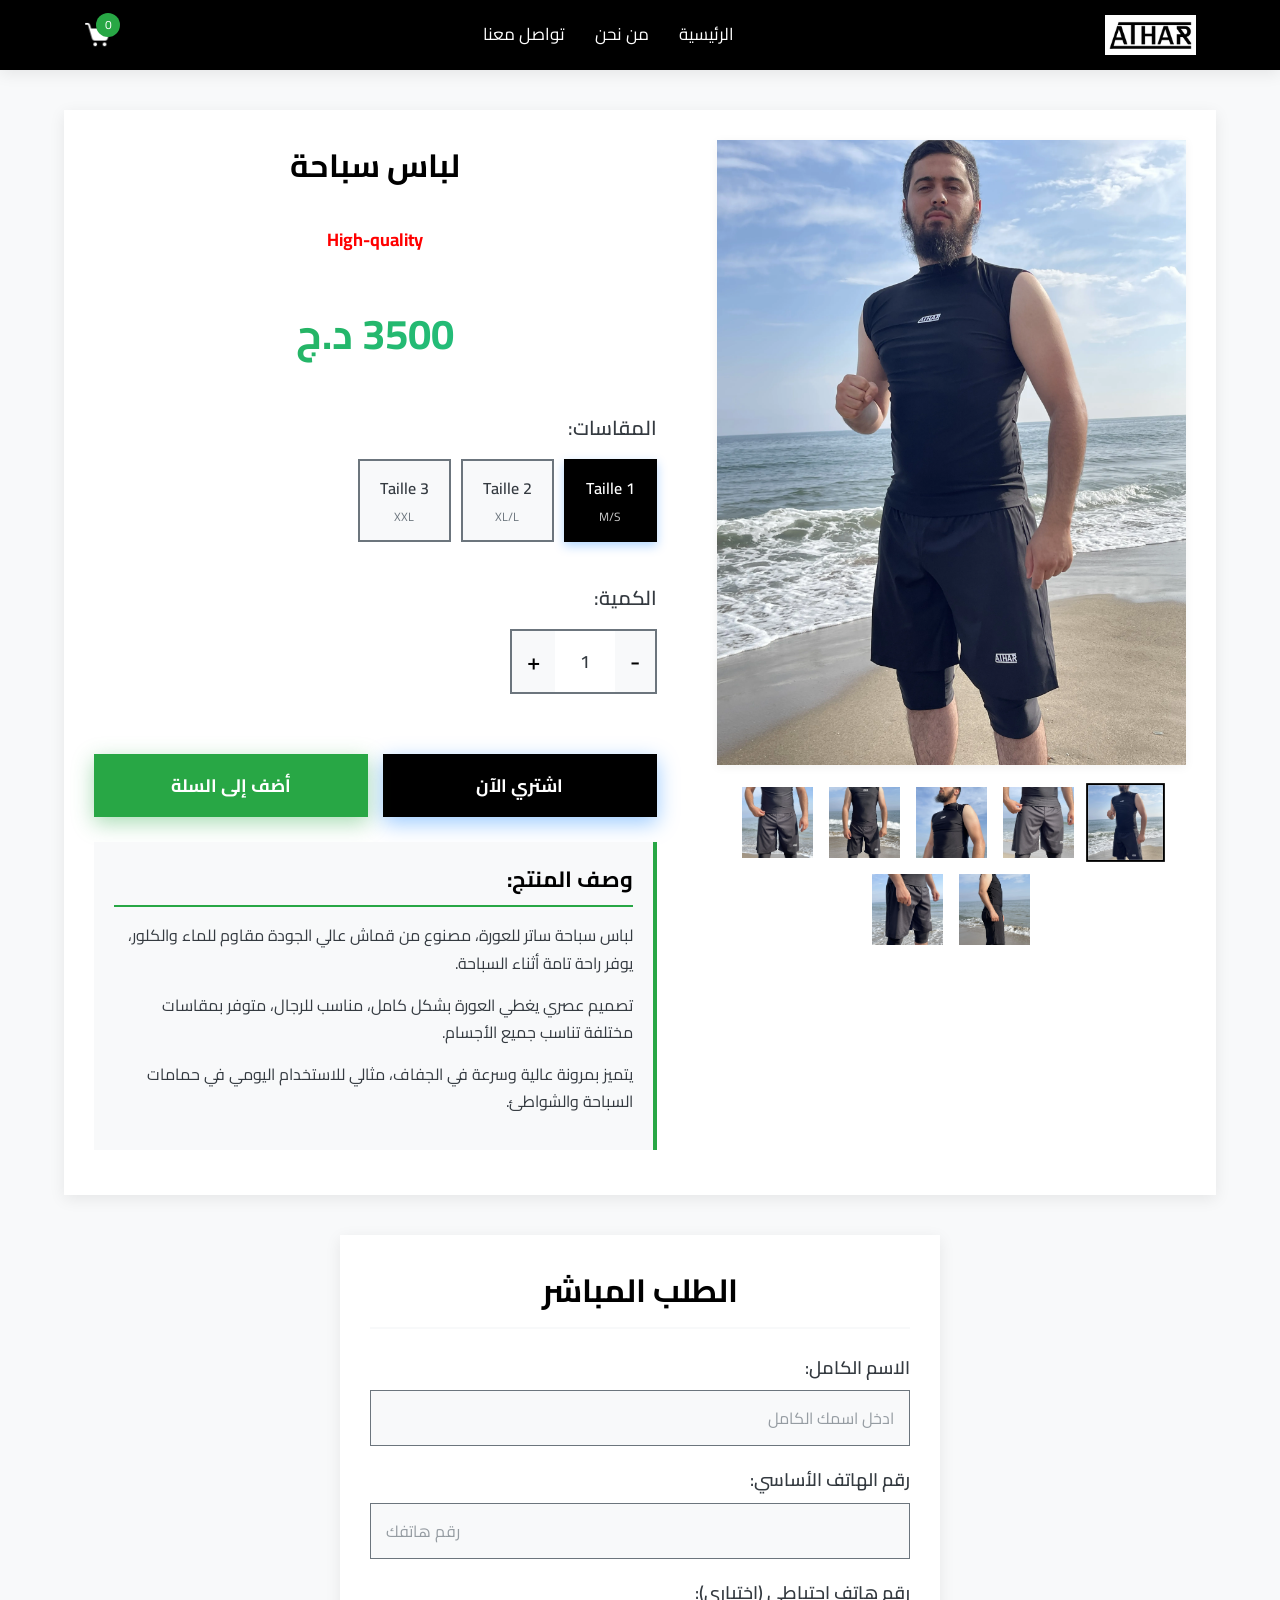
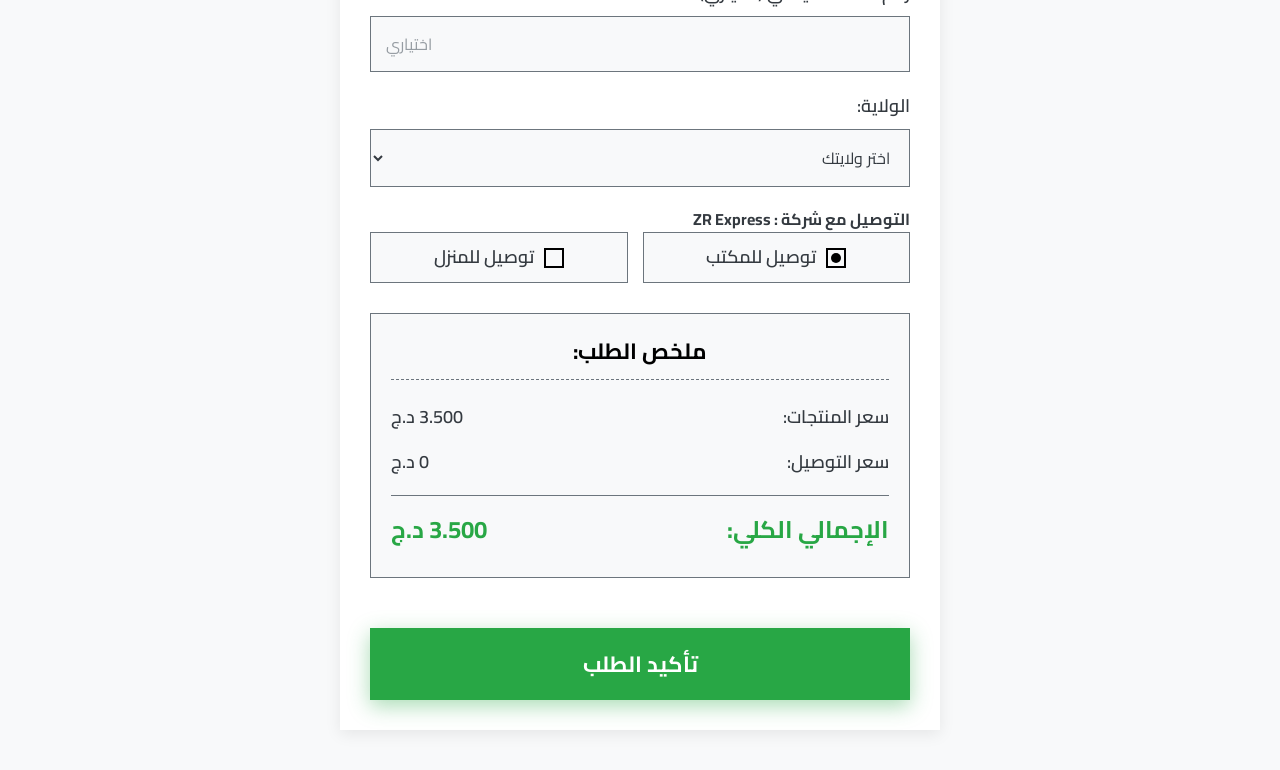
<file: index.html>
<!DOCTYPE html>
<html lang="ar" dir="rtl">
<head>
    <meta charset="UTF-8">
    <meta name="viewport" content="width=device-width, initial-scale=1.0">
    <title>ATHAR</title>
    <link rel="stylesheet" href="style.css">
    <link rel="icon" href="images/logo.1.jpg" type="image/x-icon">
    <link href="https://fonts.googleapis.com/css2?family=Cairo:wght@400;700&display=swap" rel="stylesheet">
<!-- Meta Pixel Code -->
<script>
!function(f,b,e,v,n,t,s)
{if(f.fbq)return;n=f.fbq=function(){n.callMethod?
n.callMethod.apply(n,arguments):n.queue.push(arguments)};
if(!f._fbq)f._fbq=n;n.push=n;n.loaded=!0;n.version='2.0';
n.queue=[];t=b.createElement(e);t.async=!0;
t.src=v;s=b.getElementsByTagName(e)[0];
s.parentNode.insertBefore(t,s)}(window, document,'script',
'https://connect.facebook.net/en_US/fbevents.js');
fbq('init', '3392894364217164');
fbq('track', 'PageView');
</script>
<noscript><img height="1" width="1" style="display:none"
src="https://www.facebook.com/tr?id=1474024530573881&ev=PageView&noscript=1"
/></noscript>
<!-- End Meta Pixel Code -->
</head>
<body>
    <header class="main-header">
        <div class="container">
            <div class="logo">
                <img src="images/logo.jpg" alt="ATHAR Logo">
            </div>
            <nav class="main-nav">
                <ul>
                    <li><a href="index.html">الرئيسية</a></li>
                    <li><a href="about.html">من نحن</a></li>
                    <li><a href="contact.html">تواصل معنا</a></li>
                </ul>
            </nav>
            <div class="header-icons">
                <a href="cart.html" class="cart-icon">
                    <img src="images/cart-icon.png" alt="Cart">
                    <span class="cart-count">0</span>
                </a>
                <button class="hamburger-menu">
                    &#9776;
                </button>
            </div>
        </div>
        <div class="mobile-nav-overlay">
            <nav class="mobile-nav">
                <ul>
                    <li><a href="index.html">الرئيسية</a></li>
                    <li><a href="about.html">من نحن</a></li>
                    <li><a href="contact.html">تواصل معنا</a></li>
                </ul>
            </nav>
        </div>
    </header>

    <main class="product-page">
        <div class="container product-details-wrapper">
<section class="product-images">
    <div class="main-image-container">
        <img id="main-product-image" src="images/swimsuit1.webp" alt="لباس سباحة">
    </div>

    <div class="thumbnail-images">
        <img class="thumbnail active" src="images/swimsuit1.webp" alt="صورة 1">
        <img class="thumbnail" src="images/swimsuit2.webp" alt="صورة 2">
        <img class="thumbnail" src="images/swimsuit3.webp" alt="صورة 3">
        <img class="thumbnail" src="images/swimsuit4.webp" alt="صورة 4">
        <img class="thumbnail" src="images/swimsuit5.webp" alt="صورة 5">
        <img class="thumbnail" src="images/swimsuit6.webp" alt="صورة 6">
        <img class="thumbnail" src="images/swimsuit7.webp" alt="صورة 7">
    </div>
</section>

<section class="product-info">
    <h1 class="product-main-title">لباس سباحة</h1>
    <p class="product-highlight">High-quality</p>
    <p class="product-price compact-price">3500 د.ج</p>

    <div class="size-options compact-section">
        <h2>المقاسات:</h2>
        <div class="sizes">
            <button class="size-btn active" data-size="taille1">
                Taille 1 <span class="size-label">M/S</span>
            </button>
            <button class="size-btn" data-size="taille2">
                Taille 2 <span class="size-label">XL/L</span>
            </button>
            <button class="size-btn" data-size="taille3">
                Taille 3 <span class="size-label">XXL</span>
            </button>
        </div>
    </div>

    <div class="quantity-selector compact-section">
        <h2>الكمية:</h2>
        <div class="quantity-control">
            <button class="quantity-btn minus">-</button>
            <input type="number" class="quantity-input" value="1" min="1">
            <button class="quantity-btn plus">+</button>
        </div>
    </div>

    <div class="action-buttons compact-buttons">
        <button class="quick-order-btn">اشتري الآن</button>
        <button class="add-to-cart-btn">أضف إلى السلة</button>
    </div>

<div class="product-description compact-description">
    <h2>وصف المنتج:</h2>
    <p>لباس سباحة ساتر للعورة، مصنوع من قماش عالي الجودة مقاوم للماء والكلور، يوفر راحة تامة أثناء السباحة.</p>
    <p>تصميم عصري يغطي العورة بشكل كامل، مناسب للرجال، متوفر بمقاسات مختلفة تناسب جميع الأجسام.</p>
    <p>يتميز بمرونة عالية وسرعة في الجفاف، مثالي للاستخدام اليومي في حمامات السباحة والشواطئ.</p>
</div>
</section>
        </div>

        <!-- إضافة بطاقة الطلب المباشر -->
        <div class="container quick-order-container">
            <div class="quick-order-card" id="quick-order-card">
                <h2 class="page-title">الطلب المباشر</h2>

                <form id="quick-order-form">
                    <div class="form-group">
                        <label for="quick-fullName">الاسم الكامل:</label>
                        <input type="text" id="quick-fullName" name="fullName" required placeholder="ادخل اسمك الكامل">
                    </div>

                    <div class="form-group">
                        <label for="quick-phone">رقم الهاتف الأساسي:</label>
                        <input type="tel" id="quick-phone" name="phone" required placeholder="رقم هاتفك">
                    </div>

                    <div class="form-group">
                        <label for="quick-alternativePhone">رقم هاتف احتياطي (اختياري):</label>
                        <input type="tel" id="quick-alternativePhone" name="alternativePhone" placeholder="اختياري">
                    </div>

                    <div class="form-group">
                        <label for="quick-wilaya">الولاية:</label>
                        <select id="quick-wilaya" name="wilaya" required>
                            <option value="">اختر ولايتك</option>
                        </select>
                    </div>

                    <div class="form-group">
                        <h4>التوصيل مع شركة : ZR Express</h4>
                        <div class="radio-group-container">
                            <div class="radio-group">
                                <input type="radio" id="quick-deliveryToOffice" name="deliveryMethod" value="office" checked>
                                <label for="quick-deliveryToOffice">توصيل للمكتب</label>
                            </div>
                            <div class="radio-group">
                                <input type="radio" id="quick-deliveryToHome" name="deliveryMethod" value="home">
                                <label for="quick-deliveryToHome">توصيل للمنزل</label>
                            </div>
                        </div>
                    </div>

                    <div class="form-group" id="quick-commune-group" style="display: none;">
                        <label for="quick-commune">البلدية:</label>
                        <input type="text" id="quick-commune" name="commune" placeholder="ادخل اسم بلديتك">
                    </div>

                    <div class="order-summary">
                        <h2>ملخص الطلب:</h2>
                        <div class="summary-row">
                            <span>سعر المنتجات:</span>
                            <span id="quick-products-subtotal">0 د.ج</span>
                        </div>
                        <div class="summary-row">
                            <span>سعر التوصيل:</span>
                            <span id="quick-delivery-price">0 د.ج</span>
                        </div>
                        <div class="summary-row total-row">
                            <span>الإجمالي الكلي:</span>
                            <span id="quick-order-grand-total">0 د.ج</span>
                        </div>
                    </div>

                    <button type="submit" class="submit-order-btn">تأكيد الطلب</button>
                </form>
            </div>
        </div>
    </main>

    <script src="script.js"></script>
    <script src="cart.js"></script>
    <script src="quick-order.js"></script>
    <script src="header.js"></script>
</body>

</html>
</file>
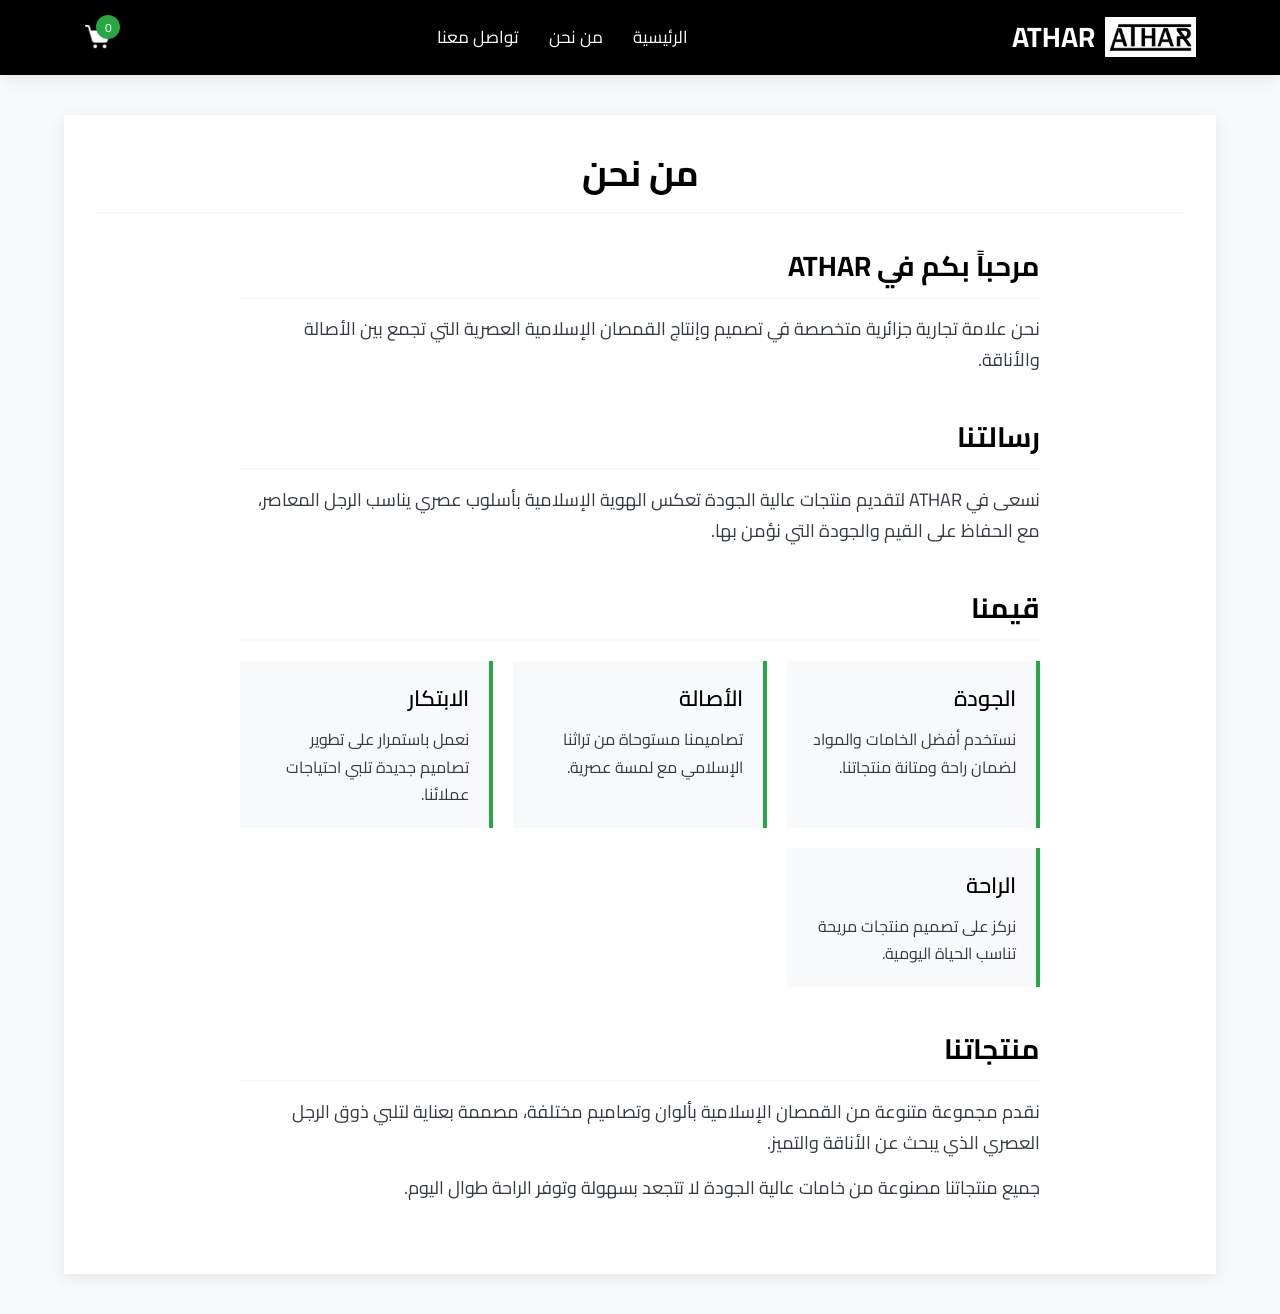
<file: about.html>
<!DOCTYPE html>
<html lang="ar" dir="rtl">
<head>
    <meta charset="UTF-8">
    <meta name="viewport" content="width=device-width, initial-scale=1.0">
    <title>ATHAR - من نحن</title>
    <link rel="stylesheet" href="style.css">
    <link rel="icon" href="images/logo.jpg" type="image/x-icon">
    <link href="https://fonts.googleapis.com/css2?family=Cairo:wght@400;700&display=swap" rel="stylesheet">
<!-- Meta Pixel Code -->
<script>
!function(f,b,e,v,n,t,s)
{if(f.fbq)return;n=f.fbq=function(){n.callMethod?
n.callMethod.apply(n,arguments):n.queue.push(arguments)};
if(!f._fbq)f._fbq=n;n.push=n;n.loaded=!0;n.version='2.0';
n.queue=[];t=b.createElement(e);t.async=!0;
t.src=v;s=b.getElementsByTagName(e)[0];
s.parentNode.insertBefore(t,s)}(window, document,'script',
'https://connect.facebook.net/en_US/fbevents.js');
fbq('init', '3392894364217164');
fbq('track', 'PageView');
</script>
<noscript><img height="1" width="1" style="display:none"
src="https://www.facebook.com/tr?id=1474024530573881&ev=PageView&noscript=1"
/></noscript>
<!-- End Meta Pixel Code -->
</head>
<body>
    <header class="main-header">
        <div class="container">
            <div class="logo">
                <img src="images/logo.jpg" alt="ATHAR Logo">
                <span>ATHAR</span>
            </div>
            <nav class="main-nav">
                <ul>
                    <li><a href="index.html">الرئيسية</a></li>
                    <li><a href="about.html" class="active">من نحن</a></li>
                    <li><a href="contact.html">تواصل معنا</a></li>
                </ul>
            </nav>
            <div class="header-icons">
                <a href="cart.html" class="cart-icon">
                    <img src="images/cart-icon.png" alt="Cart">
                    <span class="cart-count">0</span>
                </a>
                <button class="hamburger-menu">
                    &#9776;
                </button>
            </div>
        </div>
        <div class="mobile-nav-overlay">
            <nav class="mobile-nav">
                <ul>
                    <li><a href="index.html">الرئيسية</a></li>
                    <li><a href="about.html">من نحن</a></li>
                    <li><a href="contact.html">تواصل معنا</a></li>
                </ul>
            </nav>
        </div>
    </header>

    <main class="about-page">
        <div class="container">
            <h1 class="page-title">من نحن</h1>
            
            <div class="about-content">
                <div class="about-intro">
                    <h2>مرحباً بكم في ATHAR</h2>
                    <p>نحن علامة تجارية جزائرية متخصصة في تصميم وإنتاج القمصان الإسلامية العصرية التي تجمع بين الأصالة والأناقة.</p>
                </div>
                
                <div class="about-mission">
                    <h2>رسالتنا</h2>
                    <p>نسعى في ATHAR لتقديم منتجات عالية الجودة تعكس الهوية الإسلامية بأسلوب عصري يناسب الرجل المعاصر، مع الحفاظ على القيم والجودة التي نؤمن بها.</p>
                </div>
                
                <div class="about-values">
                    <h2>قيمنا</h2>
                    <div class="values-grid">
                        <div class="value-item">
                            <h3>الجودة</h3>
                            <p>نستخدم أفضل الخامات والمواد لضمان راحة ومتانة منتجاتنا.</p>
                        </div>
                        <div class="value-item">
                            <h3>الأصالة</h3>
                            <p>تصاميمنا مستوحاة من تراثنا الإسلامي مع لمسة عصرية.</p>
                        </div>
                        <div class="value-item">
                            <h3>الابتكار</h3>
                            <p>نعمل باستمرار على تطوير تصاميم جديدة تلبي احتياجات عملائنا.</p>
                        </div>
                        <div class="value-item">
                            <h3>الراحة</h3>
                            <p>نركز على تصميم منتجات مريحة تناسب الحياة اليومية.</p>
                        </div>
                    </div>
                </div>
                
                <div class="about-products">
                    <h2>منتجاتنا</h2>
                    <p>نقدم مجموعة متنوعة من القمصان الإسلامية بألوان وتصاميم مختلفة، مصممة بعناية لتلبي ذوق الرجل العصري الذي يبحث عن الأناقة والتميز.</p>
                    <p>جميع منتجاتنا مصنوعة من خامات عالية الجودة لا تتجعد بسهولة وتوفر الراحة طوال اليوم.</p>
                </div>
            </div>
        </div>
    </main>

    <script src="script.js"></script>
    <script src="header.js"></script>
</body>

</html>
</file>
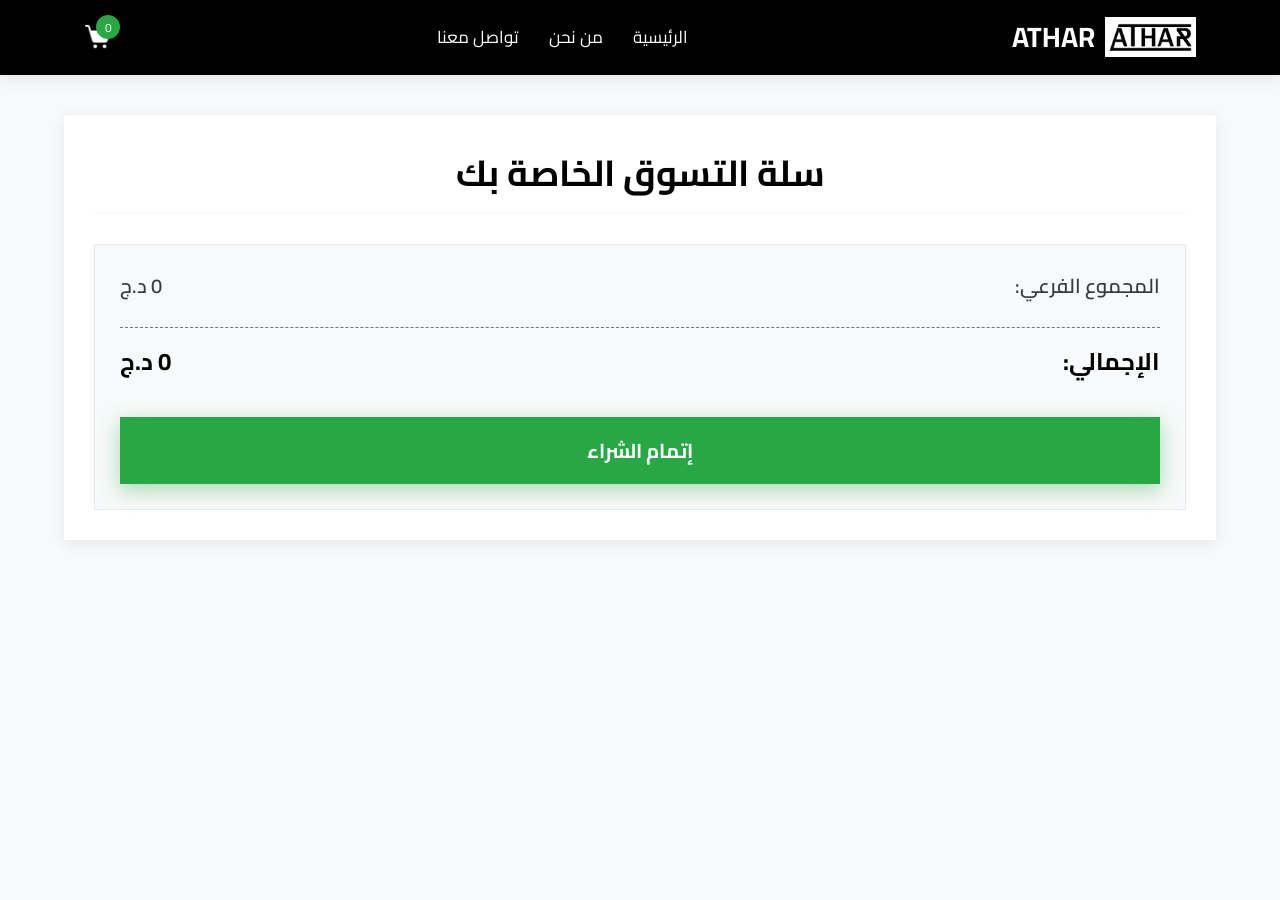
<file: cart.html>
<!DOCTYPE html>
<html lang="ar" dir="rtl">
<head>
    <meta charset="UTF-8">
    <meta name="viewport" content="width=device-width, initial-scale=1.0">
    <title>ATHAR - سلة التسوق</title>
    <link rel="stylesheet" href="style.css">
    <link rel="icon" href="images/logo.jpg" type="image/x-icon">
    <link href="https://fonts.googleapis.com/css2?family=Cairo:wght@400;700&display=swap" rel="stylesheet">
<!-- Meta Pixel Code -->
<script>
!function(f,b,e,v,n,t,s)
{if(f.fbq)return;n=f.fbq=function(){n.callMethod?
n.callMethod.apply(n,arguments):n.queue.push(arguments)};
if(!f._fbq)f._fbq=n;n.push=n;n.loaded=!0;n.version='2.0';
n.queue=[];t=b.createElement(e);t.async=!0;
t.src=v;s=b.getElementsByTagName(e)[0];
s.parentNode.insertBefore(t,s)}(window, document,'script',
'https://connect.facebook.net/en_US/fbevents.js');
fbq('init', '3392894364217164');
fbq('track', 'PageView');
</script>
<noscript><img height="1" width="1" style="display:none"
src="https://www.facebook.com/tr?id=1474024530573881&ev=PageView&noscript=1"
/></noscript>
<!-- End Meta Pixel Code -->
</head>
<body>
    <header class="main-header">
        <div class="container">
            <div class="logo">
                <img src="images/logo.jpg" alt="ATHAR Logo">
                <span>ATHAR</span>
            </div>
            <nav class="main-nav">
                <ul>
                    <li><a href="index.html">الرئيسية</a></li>
                    <li><a href="about.html">من نحن</a></li>
                    <li><a href="contact.html">تواصل معنا</a></li>
                </ul>
            </nav>
            <div class="header-icons">
                <a href="cart.html" class="cart-icon active">
                    <img src="images/cart-icon.png" alt="Cart">
                    <span class="cart-count">0</span>
                </a>
                <button class="hamburger-menu">
                    &#9776;
                </button>
            </div>
        </div>
        <div class="mobile-nav-overlay">
            <nav class="mobile-nav">
                <ul>
                    <li><a href="index.html">الرئيسية</a></li>
                    <li><a href="about.html">من نحن</a></li>
                    <li><a href="contact.html">تواصل معنا</a></li>
                </ul>
            </nav>
        </div>
    </header>

    <main class="cart-page">
        <div class="container">
            <h1 class="page-title">سلة التسوق الخاصة بك</h1>

            <div class="cart-items-container">
                <p class="empty-cart-message">سلتك فارغة حالياً. ابدأ التسوق!</p>
            </div>

            <div class="cart-summary">
                <div class="summary-row">
                    <span>المجموع الفرعي:</span>
                    <span class="subtotal-price">0 د.ج</span>
                </div>
                <div class="summary-row total-row">
                    <span>الإجمالي:</span>
                    <span class="total-price">0 د.ج</span>
                </div>
                <button class="checkout-btn">إتمام الشراء</button>
            </div>
        </div>
    </main>

    <script src="script.js"></script>
    <script src="cart.js"></script>
    <script src="header.js"></script>

</body>

</html>
</file>
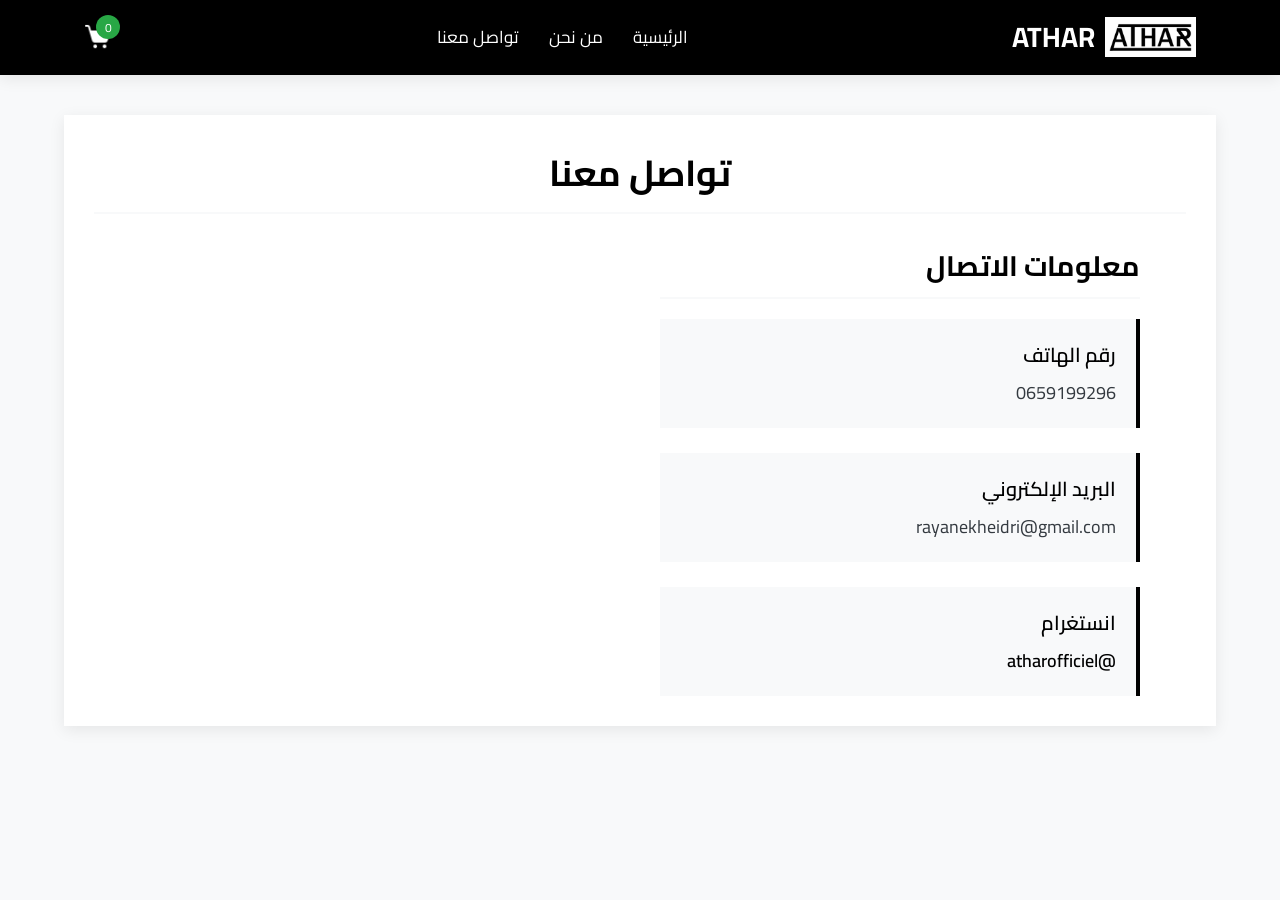
<file: contact.html>
<!DOCTYPE html>
<html lang="ar" dir="rtl">
<head>
    <meta charset="UTF-8">
    <meta name="viewport" content="width=device-width, initial-scale=1.0">
    <title>ATHAR - تواصل معنا</title>
    <link rel="stylesheet" href="style.css">
    <link rel="icon" href="images/logo.jpg" type="image/x-icon">
    <link href="https://fonts.googleapis.com/css2?family=Cairo:wght@400;700&display=swap" rel="stylesheet">

<!-- Meta Pixel Code -->
<script>
!function(f,b,e,v,n,t,s)
{if(f.fbq)return;n=f.fbq=function(){n.callMethod?
n.callMethod.apply(n,arguments):n.queue.push(arguments)};
if(!f._fbq)f._fbq=n;n.push=n;n.loaded=!0;n.version='2.0';
n.queue=[];t=b.createElement(e);t.async=!0;
t.src=v;s=b.getElementsByTagName(e)[0];
s.parentNode.insertBefore(t,s)}(window, document,'script',
'https://connect.facebook.net/en_US/fbevents.js');
fbq('init', '3392894364217164');
fbq('track', 'PageView');
</script>
<noscript><img height="1" width="1" style="display:none"
src="https://www.facebook.com/tr?id=1474024530573881&ev=PageView&noscript=1"
/></noscript>
<!-- End Meta Pixel Code -->
</head>
<body>
    <header class="main-header">
        <div class="container">
            <div class="logo">
                <img src="images/logo.jpg" alt="ATHAR Logo">
                <span>ATHAR</span>
            </div>
            <nav class="main-nav">
                <ul>
                    <li><a href="index.html">الرئيسية</a></li>
                    <li><a href="about.html">من نحن</a></li>
                    <li><a href="contact.html" class="active">تواصل معنا</a></li>
                </ul>
            </nav>
            <div class="header-icons">
                <a href="cart.html" class="cart-icon">
                    <img src="images/cart-icon.png" alt="Cart">
                    <span class="cart-count">0</span>
                </a>
                <button class="hamburger-menu">
                    &#9776;
                </button>
            </div>
        </div>
        <div class="mobile-nav-overlay">
            <nav class="mobile-nav">
                <ul>
                    <li><a href="index.html">الرئيسية</a></li>
                    <li><a href="about.html">من نحن</a></li>
                    <li><a href="contact.html">تواصل معنا</a></li>
                </ul>
            </nav>
        </div>
    </header>

    <main class="contact-page">
        <div class="container">
            <h1 class="page-title">تواصل معنا</h1>
            
            <div class="contact-content">
                <div class="contact-info">
                    <h2>معلومات الاتصال</h2>
                    <div class="contact-details">
                        <div class="contact-item">
                            <h3>رقم الهاتف</h3>
                            <p>0659199296</p>
                        </div>
                        <div class="contact-item">
                            <h3>البريد الإلكتروني</h3>
                            <p>rayanekheidri@gmail.com</p>
                        </div>
                        <div class="contact-item">
                            <h3>انستغرام</h3>
                            <a href="https://www.instagram.com/atharofficiel?utm_source=ig_web_button_share_sheet&igsh=ZDNlZDc0MzIxNw==" target="_blank" class="instagram-link">
                                @atharofficiel
                            </a>
                        </div>
                    </div>
                </div>
            </div>
        </div>
    </main>

    <script src="script.js"></script>
    <script src="header.js"></script>
</body>

</html>
</file>
<file: style.css>
/* General Styling & Reset */
@import url('https://fonts.googleapis.com/css2?family=Cairo:wght@300;400;600;700&display=swap');

:root {
    --primary-color: #000000;
    --secondary-color: #6c757d;
    --accent-color: #28a745;
    --text-color: #343a40;
    --light-bg: #f8f9fa;
    --white: #ffffff;
    --border-radius: 8px;
    --box-shadow: 0 4px 15px rgba(0, 0, 0, 0.08);
    --transition-speed: 0.3s;
}

* {
    margin: 0;
    padding: 0;
    box-sizing: border-box;
    font-family: 'Cairo', sans-serif;
}

body {
    background-color: var(--light-bg);
    color: var(--text-color);
    line-height: 1.6;
    direction: rtl;
    text-align: right;
}

.container {
    width: 90%;
    max-width: 1200px;
    margin: 0 auto;
    padding: 20px 0;
}

a {
    text-decoration: none;
    color: var(--primary-color);
    transition: color var(--transition-speed);
}

a:hover {
    color: var(--accent-color);
}

button {
    cursor: pointer;
    border: none;
    padding: 10px 20px;
    border-radius: var(--border-radius);
    transition: background-color var(--transition-speed), transform var(--transition-speed);
    font-weight: 600;
}

button:hover {
    transform: translateY(-2px);
}

/* Header Styling */
.main-header {
    background-color: #000000;
    box-shadow: var(--box-shadow);
    padding: 15px 0;
    position: sticky;
    top: 0;
    z-index: 1000;
}

.main-header .container {
    display: flex;
    justify-content: space-between;
    align-items: center;
    padding: 0 20px;
}

.main-header .logo {
    display: flex;
    align-items: center;
    gap: 10px;
}

.main-header .logo img {
    height: 40px;
    width: auto;
}

.main-header .logo span {
    font-size: 28px;
    font-weight: 700;
    color: #ffffff; /* تغيير اللون إلى الأبيض */
}

.main-nav ul {
    list-style: none;
    display: flex;
    gap: 30px;
}

.main-nav a {
    color: #ffffff;
    font-size: 17px;
    position: relative;
    padding-bottom: 5px;
}

.main-nav a::after {
    content: '';
    position: absolute;
    right: 0;
    bottom: 0;
    width: 0;
    height: 3px;
    background-color: var(--primary-color);
    transition: width var(--transition-speed);
}

.main-nav a:hover::after,
.main-nav a.active::after {
    width: 100%;
    left: 0;
}

.header-icons {
    display: flex;
    align-items: center;
    gap: 20px;
}

.cart-icon {
    position: relative;
    display: flex;
    align-items: center;
}

.cart-icon img {
    height: 28px;
    width: auto;
}

.cart-count {
    background-color: var(--accent-color);
    color: var(--white);
    border-radius: 50%;
    padding: 3px 8px;
    font-size: 12px;
    position: absolute;
    top: -8px;
    right: -8px;
    min-width: 24px;
    text-align: center;
    display: flex;
    justify-content: center;
    align-items: center;
    height: 24px;
}

.hamburger-menu {
    display: none;
    background: none;
    font-size: 30px;
    padding: 5px 10px;
    color: #ffffff; /* تغيير اللون إلى الأبيض */
}



/* Mobile Nav Overlay (Hidden by default) */
.mobile-nav-overlay {
    display: none; /* Hidden by default */
    position: fixed;
    top: 0;
    left: 0;
    width: 100%;
    height: auto; /* Allow content to define height */
    max-height: 0; /* Initially hidden height */
    overflow: hidden; /* Hide overflowing content */
    background-color: var(--white); /* خلفية بيضاء صلبة */
    box-shadow: var(--box-shadow);
    z-index: 999;
    align-items: center;
    justify-content: center;
    flex-direction: column;
    opacity: 0; /* Will transition from 0 to 1 */
    visibility: hidden; /* Will transition from hidden to visible */
    /* transition for max-height, opacity, and visibility */
    transition: max-height 0.5s ease-in-out, opacity 0.4s ease-in-out, visibility 0.4s ease-in-out;
}

.mobile-nav-overlay.active {
    display: flex; /* Show flex for active state */
    max-height: 300px; /* Adjust this value if your nav content is taller */
    opacity: 1;
    visibility: visible;
}

.mobile-nav ul {
    list-style: none;
    text-align: center;
    width: 100%;
    padding: 20px 0; /* Add padding for internal spacing */
}

.mobile-nav li {
    margin: 15px 0; /* Reduced margin */
}

.mobile-nav a {
    color: var(--text-color);
    font-size: 24px; /* Slightly smaller font for better fit */
    font-weight: 600;
    padding: 8px 15px; /* Reduced padding */
    display: block;
    transition: color var(--transition-speed);
}

.mobile-nav a:hover {
    color: var(--primary-color);
}

/* Hamburger Menu Styling (Keep it simple) */
.hamburger-menu {
    display: none; /* Hidden by default on desktop */
    background: none;
    font-size: 30px;
    color: var(--text-color);
    padding: 5px 10px;
    cursor: pointer;
    z-index: 1001; /* Ensure it's above the overlay */
    /* No need for span specific styles, as it's a single character */
}

/* Ensure hamburger is shown on mobile */
@media (max-width: 768px) {
    .main-header .hamburger-menu {
        display: block; /* Show hamburger on mobile as a block element */
    }
}


/* Product Page Styling */
.product-page {
    padding: 40px 0;
}

.product-details-wrapper {
    display: flex;
    gap: 40px;
    background-color: var(--white);
    padding: 30px;
    border-radius: var(--border-radius);
    box-shadow: var(--box-shadow);
    flex-wrap: wrap; /* Allow wrapping on smaller screens */
}

.product-images {
    flex: 1;
    min-width: 300px; /* Minimum width before wrapping */
    display: flex;
    flex-direction: column;
    gap: 20px;
    align-items: center;
}

.main-image-container {
    width: 100%;
    max-width: 500px; /* Max width for the main image */
    border-radius: var(--border-radius);
    overflow: hidden;
    box-shadow: 0 2px 10px rgba(0, 0, 0, 0.05);
}

.main-image-container img {
    width: 100%;
    height: auto;
    display: block;
    border-radius: var(--border-radius);
}

/* ===============================
   ✅ Thumbnails (صور مصغرة)
================================= */

/* إضافة أنماط للتعامل مع العدد المختلف للصور المصغرة */
.thumbnail-images {
    display: flex;
    gap: 10px;
    justify-content: center;
    width: 100%;
    flex-wrap: wrap; /* السماح بلف الصور على سطر جديد إذا لزم الأمر */
}

.thumbnail-images img {
    width: 70px;
    height: 70px;
    object-fit: cover;
    border-radius: var(--border-radius);
    cursor: pointer;
    border: 2px solid transparent;
    transition: border-color var(--transition-speed), transform var(--transition-speed);
    flex-shrink: 0; /* منع الصور من التقلص */
}

.thumbnail-images img:hover,
.thumbnail-images img.active {
    border-color: var(--primary-color);
    transform: scale(1.05);
}

/* تحسينات للشاشات الصغيرة */
@media (max-width: 768px) {
    .thumbnail-images {
        gap: 8px;
    }
    
    .thumbnail-images img {
        width: 60px;
        height: 60px;
    }
}

@media (max-width: 480px) {
    .thumbnail-images {
        gap: 6px;
    }
    
    .thumbnail-images img {
        width: 50px;
        height: 50px;
    }
}

/* تحسينات للشاشات الكبيرة */
@media (min-width: 1200px) {
    .thumbnail-images {
        gap: 12px;
    }
    
    .thumbnail-images img {
        width: 75px;
        height: 75px;
    }
}

/* ===============================
   ✅ Product Info Section
================================= */

.product-info {
    flex: 1.2;
    min-width: 300px;
    display: flex;
    flex-direction: column;
    gap: 25px;
}

.product-title {
    font-size: 38px;
    font-weight: 700;
    color: var(--primary-color);
    margin-bottom: 5px;
}

.product-price {
    font-size: 32px;
    font-weight: 600;
    color: var(--accent-color);
    margin-bottom: 20px;
}

/* ===============================
   ✅ Color & Size Options
================================= */

.color-options,
.size-options {
    margin-bottom: 15px;
}

.color-options h2,
.size-options h2 {
    font-size: 20px;
    font-weight: 600;
    margin-bottom: 15px;
    color: var(--text-color);
}

.colors,
.sizes {
    display: flex;
    gap: 10px;
    flex-wrap: wrap;
}

.color-btn,
.size-btn {
    background-color: var(--light-bg);
    color: var(--text-color);
    border: 2px solid var(--secondary-color);
    padding: 12px 25px;
    font-size: 16px;
    font-weight: 600;
    border-radius: var(--border-radius);
    transition: all var(--transition-speed);
    min-width: 80px;
    text-align: center;
}

.color-btn.active,
.size-btn.active {
    background-color: var(--primary-color);
    color: var(--white);
    border-color: var(--primary-color);
    box-shadow: 0 4px 10px rgba(0, 123, 255, 0.3);
}

.color-btn:hover:not(.active),
.size-btn:hover:not(.active) {
    background-color: var(--primary-color);
    color: var(--white);
    border-color: var(--primary-color);
}

/* --- Existing Color Buttons --- */
.color-btn[data-color="black"] {
    background-color: #000000;
    color: var(--white);
    border-color: #000000;
}
.color-btn[data-color="black"].active {
    outline: 2px solid var(--primary-color);
    outline-offset: 2px;
}

.color-btn[data-color="dark-gray"] {
    background-color: #6c757d;
    color: var(--white);
    border-color: #6c757d;
}
.color-btn[data-color="dark-gray"].active {
    outline: 2px solid var(--primary-color);
    outline-offset: 2px;
}

.color-btn[data-color="light-gray"] {
    background-color: #ced4da;
    color: var(--text-color);
    border-color: #ced4da;
}
.color-btn[data-color="light-gray"].active {
    outline: 2px solid var(--primary-color);
    outline-offset: 2px;
}

/* --- New Added Color Buttons --- */
.color-btn[data-color="white"] {
    background-color: #ffffff;
    color: #333333;
    border-color: #cccccc;
}
.color-btn[data-color="white"].active {
    outline: 2px solid var(--primary-color);
    outline-offset: 2px;
}

.color-btn[data-color="moussy-gray"] {
    background-color: #8c8c8c;
    color: var(--white);
    border-color: #8c8c8c;
}
.color-btn[data-color="moussy-gray"].active {
    outline: 2px solid var(--primary-color);
    outline-offset: 2px;
}

.color-btn[data-color="night-blue"] {
    background-color: #1a237e;
    color: var(--white);
    border-color: #1a237e;
}
.color-btn[data-color="night-blue"].active {
    outline: 2px solid var(--primary-color);
    outline-offset: 2px;
}

.color-btn[data-color="brown"] {
    background-color: #795548;
    color: var(--white);
    border-color: #795548;
}
.color-btn[data-color="brown"].active {
    outline: 2px solid var(--primary-color);
    outline-offset: 2px;
}

.color-btn[data-color="yellow"] {
    background-color: #ffe97a;
    color: #333333;
    border-color: #ffe97a;
}
.color-btn[data-color="yellow"].active {
    outline: 2px solid var(--primary-color);
    outline-offset: 2px;
}

/* ===============================
   ✅ Quantity Selector
================================= */

.quantity-selector {
    margin-bottom: 25px;
}

.quantity-selector h2 {
    font-size: 20px;
    font-weight: 600;
    margin-bottom: 15px;
    color: var(--text-color);
}

.quantity-control {
    display: flex;
    align-items: center;
    border: 2px solid var(--secondary-color);
    border-radius: var(--border-radius);
    overflow: hidden;
    width: fit-content;
}

.quantity-btn {
    background-color: var(--light-bg);
    color: var(--primary-color);
    font-size: 24px;
    padding: 8px 15px;
    border-radius: 0;
    transition: background-color var(--transition-speed);
}

.quantity-btn:hover {
    background-color: var(--primary-color);
    color: var(--white);
}

.quantity-input {
    width: 60px;
    text-align: center;
    border: none;
    font-size: 18px;
    font-weight: 600;
    color: var(--text-color);
    background-color: var(--white);
    padding: 8px 0;
}

.quantity-input::-webkit-outer-spin-button,
.quantity-input::-webkit-inner-spin-button {
    -webkit-appearance: none;
    margin: 0;
}

/* ===============================
   ✅ Action Buttons
================================= */

.action-buttons {
    display: flex;
    gap: 15px;
    flex-wrap: wrap;
    margin-top: 20px;
}

.buy-now-btn,
.add-to-cart-btn {
    flex: 1;
    min-width: 180px;
    font-size: 18px;
    padding: 15px 30px;
    border-radius: var(--border-radius);
    font-weight: 700;
    text-align: center;
}

.buy-now-btn {
    background-color: var(--primary-color);
    color: var(--white);
    box-shadow: 0 6px 20px rgba(0, 123, 255, 0.4);
}

.buy-now-btn:hover {
    background-color: #0056b3;
    transform: translateY(-3px);
    box-shadow: 0 8px 25px rgba(0, 123, 255, 0.5);
}

.add-to-cart-btn {
    background-color: var(--accent-color);
    color: var(--white);
    box-shadow: 0 6px 20px rgba(40, 167, 69, 0.4);
}

.add-to-cart-btn:hover {
    background-color: #218838;
    transform: translateY(-3px);
    box-shadow: 0 8px 25px rgba(40, 167, 69, 0.5);
}

/* ===============================
   ✅ Responsive Layout
================================= */

@media (max-width: 992px) {
    .product-details-wrapper {
        flex-direction: column;
        align-items: center;
        gap: 30px;
    }

    .product-images,
    .product-info {
        width: 100%;
        max-width: 600px;
    }

    .product-images {
        margin-bottom: 20px;
    }

    .product-title {
        font-size: 32px;
        text-align: center;
    }

    .product-price {
        font-size: 28px;
        text-align: center;
    }

    .color-options,
    .size-options,
    .quantity-selector,
    .action-buttons {
        align-items: center;
        text-align: center;
    }

    .colors, .sizes, .quantity-control, .action-buttons {
        justify-content: center;
    }
}

@media (max-width: 768px) {
    .main-header .main-nav {
        display: none;
    }

    .main-header .hamburger-menu {
        display: block;
    }

    .main-header .container {
        padding: 0 15px;
    }

    .main-header .logo span {
        font-size: 24px;
    }

    .product-details-wrapper {
        padding: 20px;
    }

    .product-title {
        font-size: 28px;
    }

    .product-price {
        font-size: 24px;
    }

    .color-btn,
    .size-btn {
        padding: 10px 20px;
        font-size: 15px;
    }

    .buy-now-btn,
    .add-to-cart-btn {
        font-size: 16px;
        padding: 12px 25px;
    }
}

@media (max-width: 480px) {
    .main-header .logo img {
        height: 35px;
    }

    .main-header .logo span {
        font-size: 22px;
    }

    .cart-icon img {
        height: 24px;
    }

    .cart-count {
        font-size: 11px;
        padding: 2px 7px;
        min-width: 20px;
        height: 20px;
        top: -6px;
        right: -6px;
    }

    .product-page {
        padding: 20px 0;
    }

    .product-details-wrapper {
        padding: 15px;
    }

    .product-title {
        font-size: 24px;
    }

    .product-price {
        font-size: 20px;
    }

    .color-btn,
    .size-btn {
        padding: 8px 15px;
        font-size: 14px;
    }

    .buy-now-btn,
    .add-to-cart-btn {
        font-size: 15px;
        padding: 10px 20px;
    }

    .quantity-control {
        width: 100%;
        justify-content: center;
    }

    .quantity-input {
        flex-grow: 1;
    }
}
















/* إضافة أنماط للوصف الجديد */
.product-description {
    margin-bottom: 25px;
    padding: 20px;
    background-color: var(--light-bg);
    border-radius: var(--border-radius);
    border-right: 4px solid var(--accent-color);
}

.product-description h2 {
    font-size: 22px;
    font-weight: 700;
    color: var(--primary-color);
    margin-bottom: 15px;
    border-bottom: 2px solid var(--accent-color);
    padding-bottom: 8px;
}

.product-description p {
    font-size: 16px;
    line-height: 1.7;
    color: var(--text-color);
    margin-bottom: 15px;
}

.product-description ul {
    list-style-type: none;
    padding-right: 0;
}

.product-description li {
    position: relative;
    padding-right: 25px;
    margin-bottom: 8px;
    font-size: 15px;
    color: var(--text-color);
}

.product-description li:before {
    content: "✓";
    position: absolute;
    right: 0;
    color: var(--accent-color);
    font-weight: bold;
}

.product-info .product-price {
    font-size: 42px;
    font-weight: 700;
    color: var(--accent-color);
    margin-bottom: 25px;
    text-align: center;
    background: linear-gradient(135deg, var(--accent-color), #20c997);
    -webkit-background-clip: text;
    -webkit-text-fill-color: transparent;
    background-clip: text;
    padding: 10px;
    border-radius: var(--border-radius);
}

/* تحسين التجاوب مع الشاشات الصغيرة */
@media (max-width: 768px) {
    .product-info .product-price {
        font-size: 36px;
    }
    
    .product-description h2 {
        font-size: 20px;
    }
    
    .product-description p {
        font-size: 15px;
    }
}

@media (max-width: 480px) {
    .product-info .product-price {
        font-size: 32px;
    }
    
    .product-description {
        padding: 15px;
    }
}




/* أنماط تقليل المسافات بشكل أكبر */
.compact-price {
    margin-bottom: 10px !important;
}

.compact-description {
    margin-bottom: 15px !important;
}

.compact-section {
    margin-bottom: 15px !important;
}

.compact-buttons {
    margin-top: 20px !important;
}

/* تحسين المسافات في الشاشات الصغيرة */
@media (max-width: 768px) {
    .compact-price {
        margin-bottom: 8px !important;
    }
    
    .compact-description {
        margin-bottom: 12px !important;
    }
    
    .compact-section {
        margin-bottom: 12px !important;
    }
    
    .compact-buttons {
        margin-top: 18px !important;
    }
}

@media (max-width: 480px) {
    .compact-price {
        margin-bottom: 5px !important;
    }
    
    .compact-description {
        margin-bottom: 10px !important;
    }
    
    .compact-section {
        margin-bottom: 10px !important;
    }
    
    .compact-buttons {
        margin-top: 15px !important;
    }
}











/* Cart Page Specific Styling */
.cart-page {
    padding: 40px 0;
    min-height: calc(100vh - 150px); /* Adjust to make content fill viewport if short */
}

.cart-page .container {
    background-color: var(--white);
    padding: 30px;
    border-radius: var(--border-radius);
    box-shadow: var(--box-shadow);
}

.page-title {
    font-size: 36px;
    font-weight: 700;
    color: var(--primary-color);
    text-align: center;
    margin-bottom: 30px;
    padding-bottom: 10px;
    border-bottom: 2px solid var(--light-bg);
}

.empty-cart-message {
    text-align: center;
    font-size: 20px;
    color: var(--secondary-color);
    margin: 50px 0;
}

.cart-items-container {
    margin-bottom: 30px;
}

/* Individual Cart Item Styling */
.cart-item {
    display: flex;
    align-items: center;
    gap: 20px;
    padding: 20px 0;
    border-bottom: 1px dashed var(--light-bg); /* Dashed separator for items */
}

.cart-item:last-child {
    border-bottom: none; /* No border for the last item */
}

.cart-item-image img {
    width: 100px;
    height: 100px;
    object-fit: cover;
    border-radius: var(--border-radius);
    border: 1px solid var(--light-bg);
}

.cart-item-details {
    flex-grow: 1;
}

.cart-item-details h3 {
    font-size: 22px;
    font-weight: 600;
    color: var(--text-color);
    margin-bottom: 5px;
}

.cart-item-details p {
    font-size: 15px;
    color: var(--secondary-color);
    margin-bottom: 5px;
}

.cart-item-price {
    font-size: 18px;
    font-weight: 700;
    color: var(--accent-color);
    min-width: 100px; /* Ensure price has enough space */
    text-align: left; /* Align price to left in RTL */
}

.cart-item-quantity {
    display: flex;
    align-items: center;
    border: 1px solid var(--secondary-color);
    border-radius: var(--border-radius);
    overflow: hidden;
    width: fit-content;
}

.cart-item-quantity .quantity-btn {
    background-color: var(--light-bg);
    color: var(--primary-color);
    font-size: 20px;
    padding: 5px 12px;
    border-radius: 0;
}

.cart-item-quantity .quantity-input {
    width: 50px;
    text-align: center;
    border: none;
    font-size: 16px;
    font-weight: 600;
    background-color: var(--white);
    padding: 5px 0;
}

.remove-item-btn {
    background-color: transparent;
    color: var(--secondary-color);
    font-size: 24px;
    padding: 0;
    margin-right: 10px;
    transition: color var(--transition-speed);
}

.remove-item-btn:hover {
    color: var(--close-btn-color); /* Red for delete */
    transform: none; /* No transform on remove button */
}

/* Cart Summary Styling */
.cart-summary {
    background-color: var(--light-bg);
    padding: 25px;
    border-radius: var(--border-radius);
    border: 1px solid #e9ecef;
    display: flex;
    flex-direction: column;
    gap: 15px;
}

.summary-row {
    display: flex;
    justify-content: space-between;
    align-items: center;
    font-size: 20px;
    font-weight: 600;
    color: var(--text-color);
}

.summary-row.total-row {
    font-size: 24px;
    font-weight: 700;
    color: var(--primary-color);
    border-top: 1px dashed var(--secondary-color);
    padding-top: 15px;
    margin-top: 10px;
}

.checkout-btn {
    background-color: var(--accent-color);
    color: var(--white);
    font-size: 20px;
    padding: 15px 30px;
    border-radius: var(--border-radius);
    font-weight: 700;
    width: 100%;
    margin-top: 20px;
    box-shadow: 0 6px 20px rgba(40, 167, 69, 0.4);
}

.checkout-btn:hover {
    background-color: #218838;
    transform: translateY(-3px);
    box-shadow: 0 8px 25px rgba(40, 167, 69, 0.5);
}

/* Responsive adjustments for Cart Page */
@media (max-width: 768px) {
    .cart-page .container {
        padding: 20px;
    }

    .page-title {
        font-size: 30px;
        margin-bottom: 20px;
    }

    .cart-item {
        flex-wrap: wrap; /* Allow items to wrap on smaller screens */
        justify-content: center; /* Center content when wrapped */
        text-align: center;
    }

    .cart-item-image,
    .cart-item-details,
    .cart-item-quantity,
    .cart-item-price,
    .remove-item-btn {
        width: 100%; /* Make them full width when wrapped */
        text-align: center;
        margin-bottom: 10px;
    }

    .cart-item-image {
        margin-bottom: 15px;
    }

    .cart-item-quantity {
        justify-content: center; /* Center quantity control */
        margin-left: auto; /* Remove right margin from RTL direction */
        margin-right: auto; /* Center on wrap */
    }

    .cart-item-price {
        font-size: 16px;
        order: 1; /* Price appears above other details */
    }

    .remove-item-btn {
        order: 2; /* Remove button appears after price */
        margin-right: 0;
        margin-left: auto; /* Push to left in RTL */
    }

    .summary-row {
        font-size: 18px;
    }

    .summary-row.total-row {
        font-size: 22px;
    }

    .checkout-btn {
        font-size: 18px;
        padding: 12px 25px;
    }
}

@media (max-width: 480px) {
    .page-title {
        font-size: 26px;
    }

    .cart-item-image img {
        width: 80px;
        height: 80px;
    }

    .cart-item-details h3 {
        font-size: 18px;
    }

    .cart-item-details p {
        font-size: 14px;
    }

    .cart-item-price {
        font-size: 15px;
    }

    .cart-item-quantity .quantity-btn {
        font-size: 18px;
        padding: 4px 10px;
    }

    .cart-item-quantity .quantity-input {
        width: 40px;
        font-size: 14px;
    }
}









/* Info Page Specific Styling */
.info-page {
    padding: 40px 0;
    min-height: calc(100vh - 150px); /* Adjust to make content fill viewport if short */
}

.info-page .container {
    background-color: var(--white);
    padding: 30px;
    border-radius: var(--border-radius);
    box-shadow: var(--box-shadow);
    max-width: 600px; /* Limit width for better readability */
    margin: 0 auto; /* Center the container */
}

.info-page .page-title {
    font-size: 36px;
    font-weight: 700;
    color: var(--primary-color);
    text-align: center;
    margin-bottom: 30px;
    padding-bottom: 10px;
    border-bottom: 2px solid var(--light-bg);
}

.form-group {
    margin-bottom: 20px;
}

.form-group label {
    display: block;
    font-size: 18px;
    font-weight: 600;
    color: var(--text-color);
    margin-bottom: 8px;
}

.form-group input[type="text"],
.form-group input[type="tel"],
.form-group input[type="number"], /* Added for height/weight */
.form-group select {
    width: 100%;
    padding: 12px 15px;
    border: 1px solid var(--secondary-color);
    border-radius: var(--border-radius);
    font-size: 16px;
    color: var(--text-color);
    background-color: var(--light-bg);
    transition: border-color var(--transition-speed), box-shadow var(--transition-speed);
}

.form-group input[type="text"]:focus,
.form-group input[type="tel"]:focus,
.form-group input[type="number"]:focus, /* Added for height/weight */
.form-group select:focus {
    border-color: var(--primary-color);
    box-shadow: 0 0 0 0.2rem rgba(0, 123, 255, 0.25);
    outline: none;
}

.form-group input::placeholder {
    color: var(--secondary-color);
    opacity: 0.7;
}



/* Container for radio groups to apply gap */
.radio-group-container {
    display: flex;
    flex-wrap: wrap; /* Allow wrapping on small screens */
    gap: 15px; /* Space between radio groups */
}

.radio-group {
    display: flex;
    align-items: center;
    gap: 10px;
    padding: 10px 15px;
    border: 1px solid var(--secondary-color);
    border-radius: var(--border-radius);
    background-color: var(--light-bg);
    cursor: pointer;
    transition: background-color var(--transition-speed);
    flex-grow: 1; /* Allow groups to grow */
    justify-content: center; /* Center content horizontally */
}

.radio-group:hover {
    background-color: #e2e6ea;
}

.radio-group input[type="radio"] {
    appearance: none; /* Hide default radio button */
    width: 20px;
    height: 20px;
    border: 2px solid var(--primary-color);
    border-radius: 50%;
    display: grid;
    place-content: center;
    cursor: pointer;
    margin: 0; /* Remove default margin */
}

.radio-group input[type="radio"]::before {
    content: "";
    width: 10px;
    height: 10px;
    border-radius: 50%;
    transform: scale(0);
    transition: transform var(--transition-speed) ease-in-out;
    background-color: var(--primary-color);
}

.radio-group input[type="radio"]:checked::before {
    transform: scale(1);
}

.radio-group label {
    font-size: 18px;
    font-weight: 600;
    color: var(--text-color);
    cursor: pointer;
    margin-bottom: 0; /* Remove default margin from label */
}

/* Order Summary section in info.html */
.order-summary {
    background-color: var(--light-bg);
    border: 1px solid var(--secondary-color);
    border-radius: var(--border-radius);
    padding: 20px;
    margin-top: 30px;
    margin-bottom: 30px;
}

.order-summary h2 {
    font-size: 22px;
    font-weight: 700;
    color: var(--primary-color);
    margin-bottom: 15px;
    text-align: center;
    border-bottom: 1px dashed var(--secondary-color);
    padding-bottom: 10px;
}

.order-summary .summary-row {
    display: flex;
    justify-content: space-between;
    align-items: center;
    padding: 8px 0;
    font-size: 18px;
    color: var(--text-color);
}

.order-summary .summary-row.total-row {
    font-size: 24px;
    font-weight: 700;
    color: var(--accent-color);
    border-top: 1px solid var(--secondary-color);
    margin-top: 10px;
    padding-top: 15px;
}


.submit-order-btn {
    background-color: var(--accent-color);
    color: var(--white);
    font-size: 22px;
    padding: 15px 30px;
    border-radius: var(--border-radius);
    font-weight: 700;
    width: 100%;
    margin-top: 20px;
    box-shadow: 0 6px 20px rgba(40, 167, 69, 0.4);
    transition: background-color var(--transition-speed), transform var(--transition-speed), box-shadow var(--transition-speed);
}

.submit-order-btn:hover {
    background-color: #218838;
    transform: translateY(-3px);
    box-shadow: 0 8px 25px rgba(40, 167, 69, 0.5);
}

/* Responsive adjustments for Info Page */
@media (max-width: 768px) {
    .info-page .container {
        padding: 20px;
        margin: 0 15px; /* Add horizontal margin on small screens */
    }

    .info-page .page-title {
        font-size: 30px;
        margin-bottom: 20px;
    }

    .form-group label {
        font-size: 16px;
        margin-bottom: 5px;
    }

    .form-group input,
    .form-group select {
        padding: 10px 12px;
        font-size: 15px;
    }



    .radio-group {
        padding: 8px 12px;
    }

    .radio-group input[type="radio"] {
        width: 18px;
        height: 18px;
    }

    .radio-group input[type="radio"]::before {
        width: 9px;
        height: 9px;
    }

    .radio-group label {
        font-size: 16px;
    }

    .submit-order-btn {
        font-size: 20px;
        padding: 12px 25px;
    }
}

@media (max-width: 480px) {
    .info-page .page-title {
        font-size: 26px;
    }

    .form-group input,
    .form-group select {
        font-size: 14px;
    }

    .submit-order-btn {
        font-size: 18px;
        padding: 10px 20px;
    }
    
    .radio-group-container {
        flex-direction: column; /* Stack radio groups vertically */
    }
}
















/* تحسين عرض الألوان والمقاسات على الشاشات الصغيرة */
@media (max-width: 480px) {
    .colors, .sizes {
        gap: 8px;
    }
    
    .color-btn, .size-btn {
        padding: 8px 12px;
        font-size: 14px;
        min-width: 70px;
    }
    
    /* تحسين عرض الأزرار على الشاشات الصغيرة */
    .action-buttons {
        flex-direction: column;
        gap: 10px;
    }
    
    .buy-now-btn, .add-to-cart-btn {
        width: 100%;
    }
    
    /* تحسين عرض الصور المصغرة */
    .thumbnail-images {
        flex-wrap: wrap;
        justify-content: center;
    }
    
    .thumbnail-images img {
        width: 60px;
        height: 60px;
    }
}

/* تحسينات إضافية للشاشات المتوسطة */
@media (max-width: 768px) {
    .product-details-wrapper {
        padding: 15px;
        gap: 20px;
    }
    
    .product-info {
        gap: 20px;
    }
    
    .product-description {
        padding: 15px;
    }
    
    .product-description h2 {
        font-size: 20px;
    }
    
    .product-description p, .product-description li {
        font-size: 15px;
    }
}

/* تحسينات للشاشات الكبيرة جداً */
@media (min-width: 1200px) {
    .container {
        max-width: 1300px;
    }
    
    .product-details-wrapper {
        gap: 60px;
    }
}






















/* أنماط بطاقة الطلب المباشر */
.quick-order-container {
    margin-top: 40px;
    padding: 0 20px;
}

.quick-order-card {
    background-color: var(--white);
    padding: 30px;
    border-radius: var(--border-radius);
    box-shadow: var(--box-shadow);
    max-width: 600px;
    margin: 0 auto;
}

.quick-order-card .page-title {
    font-size: 32px;
    margin-bottom: 25px;
    text-align: center;
    color: var(--primary-color);
    border-bottom: 2px solid var(--light-bg);
    padding-bottom: 10px;
}

/* تحسينات للشاشات الصغيرة */
@media (max-width: 768px) {
    .quick-order-container {
        margin-top: 30px;
        padding: 0 15px;
    }
    
    .quick-order-card {
        padding: 20px;
    }
    
    .quick-order-card .page-title {
        font-size: 28px;
    }
}

@media (max-width: 480px) {
    .quick-order-card {
        padding: 15px;
    }
    
    .quick-order-card .page-title {
        font-size: 24px;
    }
}















/* About Page Styling */
.about-page {
    padding: 40px 0;
    min-height: calc(100vh - 150px);
}

.about-page .container {
    background-color: var(--white);
    padding: 30px;
    border-radius: var(--border-radius);
    box-shadow: var(--box-shadow);
}

.about-content {
    max-width: 800px;
    margin: 0 auto;
}

.about-intro, .about-mission, .about-values, .about-products {
    margin-bottom: 40px;
}

.about-content h2 {
    font-size: 28px;
    font-weight: 700;
    color: var(--primary-color);
    margin-bottom: 15px;
    border-bottom: 2px solid var(--light-bg);
    padding-bottom: 8px;
}

.about-content p {
    font-size: 18px;
    line-height: 1.7;
    color: var(--text-color);
    margin-bottom: 15px;
}

.values-grid {
    display: grid;
    grid-template-columns: repeat(auto-fit, minmax(250px, 1fr));
    gap: 20px;
    margin-top: 20px;
}

.value-item {
    background-color: var(--light-bg);
    padding: 20px;
    border-radius: var(--border-radius);
    border-right: 4px solid var(--accent-color);
    transition: transform var(--transition-speed);
}

.value-item:hover {
    transform: translateY(-5px);
}

.value-item h3 {
    font-size: 22px;
    font-weight: 600;
    color: var(--primary-color);
    margin-bottom: 10px;
}

.value-item p {
    font-size: 16px;
    margin-bottom: 0;
}

/* Contact Page Styling */
.contact-page {
    padding: 40px 0;
    min-height: calc(100vh - 150px);
}

.contact-page .container {
    background-color: var(--white);
    padding: 30px;
    border-radius: var(--border-radius);
    box-shadow: var(--box-shadow);
}

.contact-content {
    display: grid;
    grid-template-columns: 1fr 1fr;
    gap: 40px;
    max-width: 1000px;
    margin: 0 auto;
}

.contact-info h2, .contact-message h2 {
    font-size: 28px;
    font-weight: 700;
    color: var(--primary-color);
    margin-bottom: 20px;
    border-bottom: 2px solid var(--light-bg);
    padding-bottom: 8px;
}

.contact-details {
    display: flex;
    flex-direction: column;
    gap: 25px;
}

.contact-item {
    background-color: var(--light-bg);
    padding: 20px;
    border-radius: var(--border-radius);
    border-right: 4px solid var(--primary-color);
}

.contact-item h3 {
    font-size: 20px;
    font-weight: 600;
    color: var(--primary-color);
    margin-bottom: 8px;
}

.contact-item p, .contact-item a {
    font-size: 18px;
    color: var(--text-color);
}

.instagram-link {
    color: var(--primary-color) !important;
    font-weight: 600;
    transition: color var(--transition-speed);
}

.instagram-link:hover {
    color: var(--accent-color) !important;
}

.contact-form {
    display: flex;
    flex-direction: column;
    gap: 20px;
}

.contact-form .form-group {
    margin-bottom: 0;
}

.contact-form label {
    display: block;
    font-size: 18px;
    font-weight: 600;
    color: var(--text-color);
    margin-bottom: 8px;
}

.contact-form input, .contact-form textarea {
    width: 100%;
    padding: 12px 15px;
    border: 1px solid var(--secondary-color);
    border-radius: var(--border-radius);
    font-size: 16px;
    color: var(--text-color);
    background-color: var(--light-bg);
    transition: border-color var(--transition-speed), box-shadow var(--transition-speed);
    font-family: 'Cairo', sans-serif;
}

.contact-form input:focus, .contact-form textarea:focus {
    border-color: var(--primary-color);
    box-shadow: 0 0 0 0.2rem rgba(0, 123, 255, 0.25);
    outline: none;
}

.contact-form textarea {
    resize: vertical;
    min-height: 120px;
}

.submit-btn {
    background-color: var(--accent-color);
    color: var(--white);
    font-size: 20px;
    padding: 15px 30px;
    border-radius: var(--border-radius);
    font-weight: 700;
    width: 100%;
    margin-top: 10px;
    box-shadow: 0 6px 20px rgba(40, 167, 69, 0.4);
    transition: background-color var(--transition-speed), transform var(--transition-speed), box-shadow var(--transition-speed);
}

.submit-btn:hover {
    background-color: #218838;
    transform: translateY(-3px);
    box-shadow: 0 8px 25px rgba(40, 167, 69, 0.5);
}

/* Responsive adjustments for About and Contact Pages */
@media (max-width: 768px) {
    .about-page .container, .contact-page .container {
        padding: 20px;
    }
    
    .about-content h2, .contact-info h2, .contact-message h2 {
        font-size: 24px;
    }
    
    .about-content p {
        font-size: 16px;
    }
    
    .values-grid {
        grid-template-columns: 1fr;
    }
    
    .contact-content {
        grid-template-columns: 1fr;
        gap: 30px;
    }
    
    .contact-item h3 {
        font-size: 18px;
    }
    
    .contact-item p, .contact-item a {
        font-size: 16px;
    }
    
    .submit-btn {
        font-size: 18px;
        padding: 12px 25px;
    }
}

@media (max-width: 480px) {
    .about-content h2, .contact-info h2, .contact-message h2 {
        font-size: 22px;
    }
    
    .value-item {
        padding: 15px;
    }
    
    .contact-item {
        padding: 15px;
    }
    
    .submit-btn {
        font-size: 16px;
        padding: 10px 20px;
    }
}

/* تغيير لون زر قائمة الهمبرغر إلى الأبيض */
.hamburger-menu {
    color: #ffffff !important;
}



/* أنماط زر "اشتري الآن" الجديد */
.quick-order-btn {
    background-color: var(--primary-color);
    color: var(--white);
    font-size: 18px;
    padding: 15px 30px;
    border-radius: var(--border-radius);
    font-weight: 700;
    text-align: center;
    flex: 1;
    min-width: 180px;
    box-shadow: 0 6px 20px rgba(0, 123, 255, 0.4);
    transition: all var(--transition-speed);
    order: 1; /* لجعله يظهر أولاً */
}

.quick-order-btn:hover {
    background-color: #0056b3;
    transform: translateY(-3px);
    box-shadow: 0 8px 25px rgba(0, 123, 255, 0.5);
}

.add-to-cart-btn {
    order: 2; /* لجعله يظهر ثانياً */
    background-color: var(--accent-color);
    color: var(--white);
    box-shadow: 0 6px 20px rgba(40, 167, 69, 0.4);
}

.add-to-cart-btn:hover {
    background-color: #218838;
    transform: translateY(-3px);
    box-shadow: 0 8px 25px rgba(40, 167, 69, 0.5);
}

/* تحسينات للشاشات الصغيرة */
@media (max-width: 768px) {
    .action-buttons {
        flex-direction: column;
    }
    
    .quick-order-btn, .add-to-cart-btn {
        width: 100%;
    }
}














/* إضافة هذا الكود في قسم أنماط المقاسات في ملف style.css */

/* أزرار المقاسات المعطلة - بدون تأثيرات */
.size-btn.disabled {
    opacity: 0.5; /* شفافية */
    cursor: not-allowed; /* تغيير شكل المؤشر */
    pointer-events: none; /* منع جميع التفاعلات */
    background-color: #f8f9fa; /* لون خلفية ثابت */
    color: #6c757d; /* لون نص ثابت */
    border-color: #dee2e6; /* لون حدود ثابت */
    transform: none !important; /* إلغاء أي تحويلات */
    box-shadow: none !important; /* إلغاء أي ظلال */
}

/* التأكد من عدم وجود تأثير hover على الأزرار المعطلة */
.size-btn.disabled:hover {
    background-color: #f8f9fa !important;
    color: #6c757d !important;
    border-color: #dee2e6 !important;
    transform: none !important;
    box-shadow: none !important;
}

/* التأكد من عدم وجود تأثير active على الأزرار المعطلة */
.size-btn.disabled:active {
    background-color: #f8f9fa !important;
    color: #6c757d !important;
    border-color: #dee2e6 !important;
    transform: none !important;
    box-shadow: none !important;
}

/* التأكد من عدم وجود تأثير focus على الأزرار المعطلة */
.size-btn.disabled:focus {
    background-color: #f8f9fa !important;
    color: #6c757d !important;
    border-color: #dee2e6 !important;
    transform: none !important;
    box-shadow: none !important;
    outline: none !important;
}













/* أضف هذا الكود في قسم product-images styling */
.product-images {
    flex: 1;
    min-width: 300px;
    display: flex;
    flex-direction: column;
    gap: 20px;
    align-items: center;
    position: relative;
}

/* عنوان المنتج الرئيسي فوق الصور */
.product-main-title {
    font-size: 32px;
    font-weight: 700;
    color: var(--primary-color);
    text-align: center;
    margin-bottom: 10px;
    width: 100%;
    padding-bottom: 10px;
    border-bottom: 2px solid var(--light-bg);
}

/* تعديل مساحة العنوان للشاشات الصغيرة */
@media (max-width: 768px) {
    .product-main-title {
        font-size: 28px;
    }
}

@media (max-width: 480px) {
    .product-main-title {
        font-size: 24px;
    }
}


/* --- New Color Buttons --- */
.color-btn[data-color="maroonchocolate"] {
    background-color: #29231d;
    color: var(--white);
    border-color: #29231d;
}
.color-btn[data-color="maroonchocolate"].active {
    outline: 2px solid var(--primary-color);
    outline-offset: 2px;
}

.color-btn[data-color="beigeclair"] {
    background-color: #ebd9b0;
    color: #333333;
    border-color: #ebd9b0;
}
.color-btn[data-color="beigeclair"].active {
    outline: 2px solid var(--primary-color);
    outline-offset: 2px;
}

.color-btn[data-color="lightgreen"] {
    background-color: #9ea694;
    color: var(--white);
    border-color: #9ea694;
}
.color-btn[data-color="lightgreen"].active {
    outline: 2px solid var(--primary-color);
    outline-offset: 2px;
}

.color-btn[data-color="burgundy"] {
    background-color: #57172f;
    color: var(--white);
    border-color: #57172f;
}
.color-btn[data-color="burgundy"].active {
    outline: 2px solid var(--primary-color);
    outline-offset: 2px;
}

.color-btn[data-color="beige"] {
    background-color: #c9bdad;
    color: var(--white);
    border-color: #c9bdad;
}
.color-btn[data-color="beige"].active {
    outline: 2px solid var(--primary-color);
    outline-offset: 2px;
}

.color-btn[data-color="bluepetrol"] {
    background-color: #153141;
    color: var(--white);
    border-color: #153141;
}
.color-btn[data-color="bluepetrol"].active {
    outline: 2px solid var(--primary-color);
    outline-offset: 2px;
}

.color-btn[data-color="brown"] {
    background-color: #5e3819;
    color: var(--white);
    border-color: #5e3819;
}
.color-btn[data-color="brown"].active {
    outline: 2px solid var(--primary-color);
    outline-offset: 2px;
}

.color-btn[data-color="darkgray"] {
    background-color: #3c4045;
    color: var(--white);
    border-color: #3c4045;
}
.color-btn[data-color="darkgray"].active {
    outline: 2px solid var(--primary-color);
    outline-offset: 2px;
}

.color-btn[data-color="black"] {
    background-color: #000407;
    color: var(--white);
    border-color: #000407;
}
.color-btn[data-color="black"].active {
    outline: 2px solid var(--primary-color);
    outline-offset: 2px;
}

.color-btn[data-color="lightblue"] {
    background-color: #73a0e8;
    color: var(--white);
    border-color: #73a0e8;
}
.color-btn[data-color="lightblue"].active {
    outline: 2px solid var(--primary-color);
    outline-offset: 2px;
}

.color-btn[data-color="sugarwhite"] {
    background-color: #fafaf7;
    color: #333333;
    border-color: #fafaf7;
}
.color-btn[data-color="sugarwhite"].active {
    outline: 2px solid var(--primary-color);
    outline-offset: 2px;
}

























/* تعديل الحواف لتكون حادة 90 درجة */
.product-details-wrapper,
.quick-order-card,
.cart-page .container,
.info-page .container,
.about-page .container,
.contact-page .container {
    border-radius: 0 !important;
}

/* تعديل باقي العناصر التي لها حواف دائرية */
.main-image-container,
.thumbnail-images img,
.color-btn,
.size-btn,
.quantity-control,
.form-group input,
.form-group select,
.radio-group,
.order-summary,
.product-description,
.cart-item-image img,
.cart-item-quantity,
.cart-summary,
.submit-order-btn,
.checkout-btn,
.quick-order-btn,
.add-to-cart-btn,
.value-item,
.contact-item {
    border-radius: 0 !important;
}

/* تعديل زر الهمبرغر */
.hamburger-menu {
    border-radius: 0 !important;
}






/* إضافة نمط النص المميز High-quality */
.product-highlight {
    font-size: 18px;
    color: #ff0000;
    font-weight: 700;
    margin-bottom: 5px;
    text-align: center;
}

/* تحسينات للشاشات الصغيرة - إخفاء العنوان فوق الصور على الهواتف */
@media (max-width: 768px) {
    .product-main-title {
        display: none;
    }
    
    .product-highlight {
        display: none;
    }
    
    .product-price {
        margin-top: 10px;
    }
}

/* إظهار العنوان فوق السعر على الشاشات الكبيرة */
@media (min-width: 769px) {
    .product-main-title {
        display: block;
        font-size: 32px;
        font-weight: 700;
        color: var(--primary-color);
        text-align: center;
        margin-bottom: 5px;
        width: 100%;
        padding-bottom: 5px;
        border-bottom: none;
    }
    
    .product-highlight {
        display: block;
        text-align: center;
        margin-bottom: 10px;
    }
}











/* إضافة نمط النص المميز High-quality */
.product-highlight {
    font-size: 18px;
    color: #ff0000;
    font-weight: 700;
    margin-bottom: 5px;
    text-align: center;
}

/* ===============================
   ✅ Product Title - Responsive
================================= */

/* على الشاشات الكبيرة (كمبيوتر) - العنوان فوق الصور */
@media (min-width: 769px) {
    .product-main-title {
        display: block;
        font-size: 32px;
        font-weight: 700;
        color: var(--primary-color);
        text-align: center;
        margin-bottom: 5px;
        width: 100%;
        padding-bottom: 5px;
        border-bottom: none;
    }
    
    .product-highlight {
        display: block;
        text-align: center;
        margin-bottom: 10px;
    }
}

/* على الشاشات الصغيرة (هواتف) - العنوان فوق السعر */
@media (max-width: 768px) {
    .product-main-title {
        display: block !important;
        font-size: 28px;
        font-weight: 700;
        color: var(--primary-color);
        text-align: center;
        margin-bottom: 3px;
        margin-top: 0;
        width: 100%;
        padding-bottom: 3px;
        border-bottom: none;
    }
    
    .product-highlight {
        display: block !important;
        text-align: center;
        font-size: 16px;
        margin-bottom: 5px;
    }
    
    .product-price {
        margin-top: 0;
    }
}

@media (max-width: 480px) {
    .product-main-title {
        font-size: 24px;
    }
    
    .product-highlight {
        font-size: 14px;
    }
}














/* ===============================
   ✅ Size Options with Labels
================================= */

.size-options {
    margin-bottom: 15px;
}

.size-options h2 {
    font-size: 20px;
    font-weight: 600;
    margin-bottom: 15px;
    color: var(--text-color);
}

.sizes {
    display: flex;
    gap: 10px;
    flex-wrap: wrap;
}

.size-btn {
    background-color: var(--light-bg);
    color: var(--text-color);
    border: 2px solid var(--secondary-color);
    padding: 12px 20px;
    font-size: 16px;
    font-weight: 600;
    border-radius: 0 !important;
    transition: all var(--transition-speed);
    min-width: 80px;
    text-align: center;
    display: flex;
    flex-direction: column;
    align-items: center;
    gap: 2px;
}

.size-btn .size-label {
    font-size: 12px;
    font-weight: 400;
    color: var(--secondary-color);
    display: block;
}

.size-btn.active .size-label {
    color: rgba(255, 255, 255, 0.8);
}

.size-btn.active {
    background-color: var(--primary-color);
    color: var(--white);
    border-color: var(--primary-color);
    box-shadow: 0 4px 10px rgba(0, 123, 255, 0.3);
}

.size-btn:hover:not(.active) {
    background-color: var(--primary-color);
    color: var(--white);
    border-color: var(--primary-color);
}

.size-btn:hover:not(.active) .size-label {
    color: rgba(255, 255, 255, 0.8);
}

/* أزرار المقاسات المعطلة */
.size-btn.disabled {
    opacity: 0.5;
    cursor: not-allowed;
    pointer-events: none;
    background-color: #f8f9fa;
    color: #6c757d;
    border-color: #dee2e6;
    transform: none !important;
    box-shadow: none !important;
}

.size-btn.disabled .size-label {
    color: #6c757d !important;
}

.size-btn.disabled:hover {
    background-color: #f8f9fa !important;
    color: #6c757d !important;
    border-color: #dee2e6 !important;
    transform: none !important;
    box-shadow: none !important;
}

/* تحسينات للشاشات الصغيرة */
@media (max-width: 480px) {
    .size-btn {
        padding: 10px 15px;
        font-size: 14px;
        min-width: 70px;
    }
    
    .size-btn .size-label {
        font-size: 11px;
    }
}

























/* ================================
   ✅ جعل حواف الصورة الكبيرة 90 درجة
================================= */

.main-image-container {
    border-radius: 0 !important;
    overflow: hidden;
}

.main-image-container img {
    border-radius: 0 !important;
}

/* ================================
   ✅ تقليل المسافات بين العناصر في شاشات الهواتف فقط
   (بدون تغيير حجم الخطوط)
================================= */

@media (max-width: 768px) {
    /* تقليل المسافة بين العنوان والنص المميز والسعر */
    .product-info {
        gap: 5px !important;
        padding-top: 0 !important;
    }
    
    .product-main-title {
        margin-bottom: 0 !important;
        padding-bottom: 0 !important;
    }
    
    .product-highlight {
        margin-bottom: 0 !important;
    }
    
    .product-price {
        margin-top: 0 !important;
        margin-bottom: 3px !important;
    }
    
    /* تقليل المسافة بين السعر والمقاسات */
    .size-options {
        margin-bottom: 5px !important;
    }
    
    .size-options h2 {
        margin-bottom: 5px !important;
    }
    
    .sizes {
        gap: 5px !important;
    }
    
    /* تقليل المسافة بين المقاسات والكمية */
    .quantity-selector {
        margin-bottom: 5px !important;
    }
    
    .quantity-selector h2 {
        margin-bottom: 5px !important;
    }
    
    /* تقليل المسافة بين الكمية والأزرار */
    .compact-buttons {
        margin-top: 5px !important;
    }
    
    .action-buttons {
        gap: 8px !important;
    }
    
    /* تقليل المسافة في الوصف */
    .product-description {
        padding: 12px !important;
        margin-bottom: 5px !important;
    }
    
    .product-description h2 {
        margin-bottom: 5px !important;
        padding-bottom: 5px !important;
    }
    
    .product-description p {
        margin-bottom: 5px !important;
    }
}

/* ================================
   ✅ تحسينات إضافية للشاشات الصغيرة جداً
================================= */

@media (max-width: 480px) {
    .product-info {
        gap: 3px !important;
    }
    
    .product-price {
        margin-bottom: 2px !important;
    }
    
    .size-options {
        margin-bottom: 3px !important;
    }
    
    .size-options h2 {
        margin-bottom: 3px !important;
    }
    
    .sizes {
        gap: 4px !important;
    }
    
    .quantity-selector {
        margin-bottom: 3px !important;
    }
    
    .quantity-selector h2 {
        margin-bottom: 3px !important;
    }
    
    .compact-buttons {
        margin-top: 3px !important;
    }
    
    .action-buttons {
        gap: 5px !important;
    }
    
    .product-description {
        padding: 10px !important;
        margin-bottom: 3px !important;
    }
    
    .product-description h2 {
        margin-bottom: 3px !important;
    }
    
    .product-description p {
        margin-bottom: 3px !important;
    }
}
</file>
